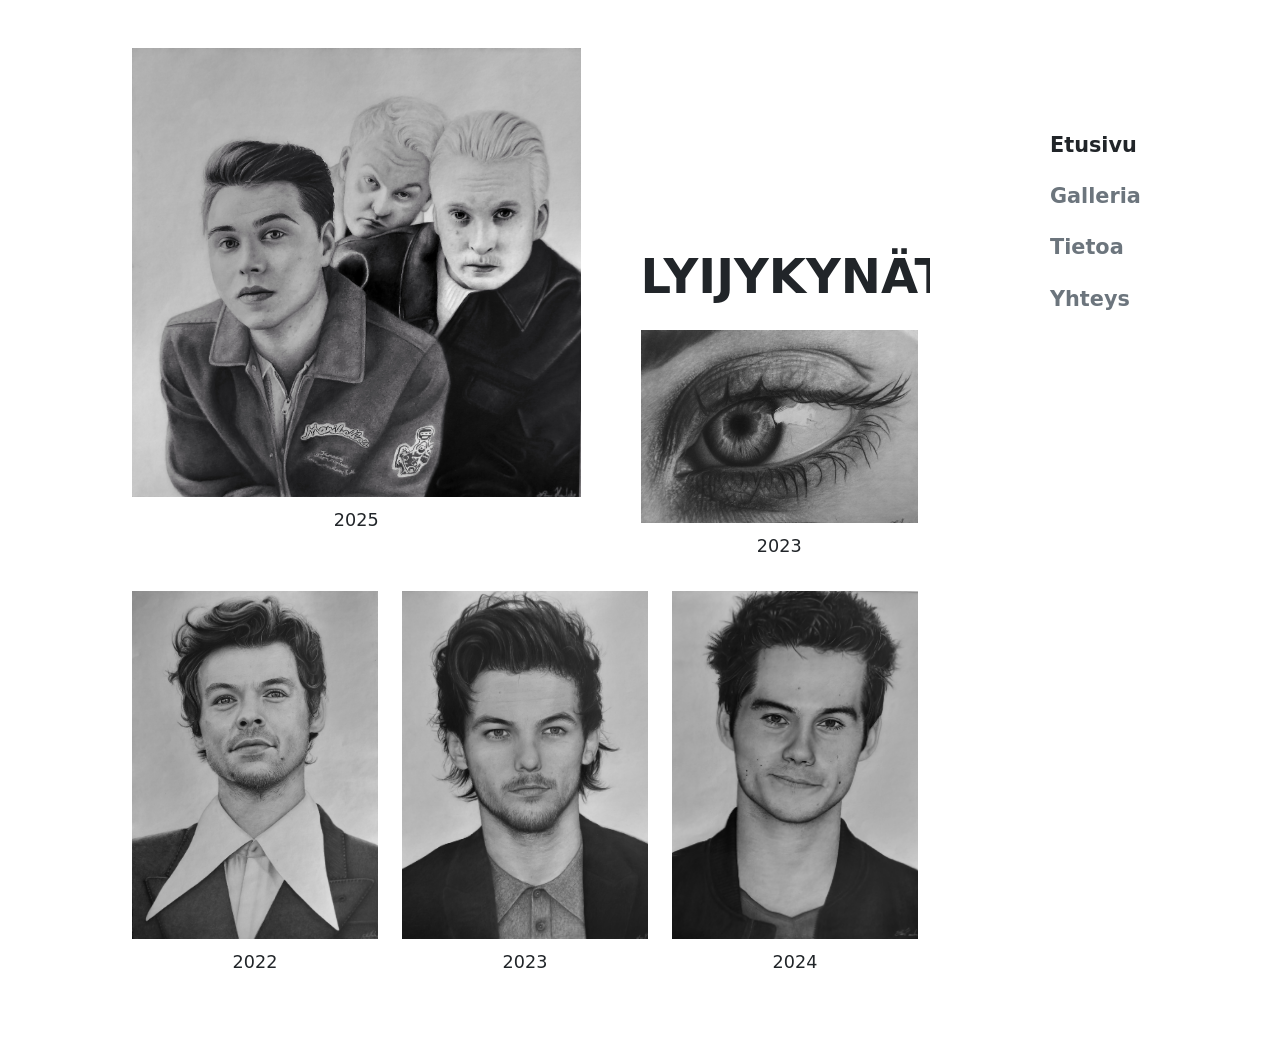
<file: index.html>
<!DOCTYPE html>
<html lang="fi">
<head>
<meta charset="UTF-8" />
<meta name="viewport" content="width=device-width, initial-scale=1.0" />
<title>Lyijykynätöitä</title>
<link href="https://cdn.jsdelivr.net/npm/bootstrap@5.3.3/dist/css/bootstrap.min.css" rel="stylesheet">

<style>
:root {
    --nav-width: 350px;
}

.img-a4-vertical { aspect-ratio: 1 / 1.414; object-fit: cover; }
.img-a4-horizontal { aspect-ratio: 1.414 / 1; object-fit: cover; }
.img-square { aspect-ratio: 1 / 1; object-fit: cover; }
.year { text-align: center; margin-top: 10px; font-size: 1.1rem; }
img { border-radius: 0 !important; }

/* 🖥 DESKTOP */
@media (min-width: 992px) {
    body { padding-left: 20px !important; }

    .custom-container {
        max-width: calc(100% - var(--nav-width) - 100px) !important;
        margin-right: var(--nav-width);
        padding-top: 120px;
    }

    .sidebar-column {
        display: flex;
        flex-direction: column;
        justify-content: space-between;
        height: 100%;
        padding-top: 200px;
    }

    .fixed-right-nav {
        position: fixed;
        right: 0;
        top: 0;
        width: var(--nav-width);
        height: 100vh;
        padding-top: 120px;
        padding-left: 120px;
        background-color: white;
        z-index: 1000;
    }

    .fixed-right-nav .nav-link {
        font-size: 1.3rem !important;
        font-weight: 700;
        padding: 10px 0 !important;
        transition: 0.3s;
    }

    .fixed-right-nav .nav-link:hover {
        color: #393433 !important;
    }
}

/* 📱 MOBILE SÄÄDÖT */
@media (max-width: 991px) {
    body {
        padding-top: 30px !important;
        
    }
    .custom-container { padding-top: 0; 
padding-right: 80px !important; 
        max-width: 100% !important;}
    
    .mobile-nav-fixed {
        position: fixed;
        top: 40px; 
        right: 20px;
        /* Lasketaan z-index arvoon 1000. 
           Bootstrapin offcanvas on 1045, joten se peittää napin. */
        z-index: 1000; 
    }

    /* Lisävarmistus: jos tausta muuttuu tummaksi (backdrop), piilotetaan nappi kokonaan */
    body.offcanvas-open .mobile-nav-fixed {
        visibility: hidden;
    }
}
</style>
</head>

<body class="bg-white">

<div class="mobile-nav-fixed d-lg-none">
    <button class="btn bg-white shadow-sm" type="button"
            data-bs-toggle="offcanvas" data-bs-target="#mobileMenu"
            style="border:none; background:transperent; box-shadow: none !important; padding:6px;">

        <span style="display:block; width:25px; height:2px; background:#333; margin:4px   0;"></span>
        <span style="display:block; width:25px; height:3px; background:#333; margin:4px 0;"></span>
        <span style="display:block; width:25px; height:3px; background:#333; margin:4px 0;"></span>

    </button>
</div>

<div class="container custom-container py-3 py-md-5">

    <div class="row align-items-stretch mb-2">

        <div class="col-12 col-lg-7 order-2 order-lg-1">
            <img src="kuumaa.png" alt="2025 työ" class="img-fluid w-100 img-square">
            <p class="year">2025</p>
        </div>

        <div class="col-12 col-lg-5 ps-lg-5 order-1 order-lg-2">
            <div class="sidebar-column">
                <h1 class="display-5 fw-bold text-center text-lg-center mb-4">LYIJYKYNÄTÖITÄ</h1>
                
                <div class="d-none d-lg-block pb-4 text-center">
                    <img src="silmakuva.jpg" alt="Silmä 2023" class="img-fluid w-100">
                    <p class="year mb-0">2023</p>
                </div>
            </div>
        </div>

    </div>

    <div class="row g-1 g-md-4 align-items-center">
        <div class="col-6 d-lg-none">
            <img src="silmakuva.jpg" alt="Silmä 2023" class="img-fluid img-a4-horizontal">
            <p class="year">2023</p>
        </div>
        <div class="col-6 col-lg-4">
            <img src="harrystyles.png" alt="2022" class="img-fluid img-a4-vertical">
            <p class="year">2022</p>
        </div>
        <div class="col-6 col-lg-4">
            <img src="louistomlinson.png" alt="2023" class="img-fluid img-a4-vertical">
            <p class="year">2023</p>
        </div>
        <div class="col-6 col-lg-4">
            <img src="dylan.png" alt="2024" class="img-fluid img-a4-vertical">
            <p class="year">2024</p>
        </div>
    </div>

</div>

<aside class="fixed-right-nav d-none d-lg-block">
    <nav class="nav flex-column text-start">
        <a class="nav-link text-dark fw-bold px-0" href="#">Etusivu</a>
        <a class="nav-link text-secondary px-0" href="#">Galleria</a>
        <a class="nav-link text-secondary px-0" href="#">Tietoa</a>
        <a class="nav-link text-secondary px-0" href="#">Yhteys</a>
    </nav>
</aside>

<div class="offcanvas offcanvas-end" tabindex="-1" id="mobileMenu">
    <div class="offcanvas-header border-bottom">
        <h5 class="offcanvas-title">Valikko</h5>
        <button type="button" class="btn-close" data-bs-dismiss="offcanvas"></button>
    </div>
    <div class="offcanvas-body">
        <nav class="nav flex-column gap-3">
            <a class="nav-link fs-4 text-dark" href="#">Etusivu</a>
            <a class="nav-link fs-4 text-dark" href="#">Galleria</a>
            <a class="nav-link fs-4 text-dark" href="#">Tietoa</a>
            <a class="nav-link fs-4 text-dark" href="#">Yhteys</a>
        </nav>
    </div>
</div>

<script src="https://cdn.jsdelivr.net/npm/bootstrap@5.3.3/dist/js/bootstrap.bundle.min.js"></script>
</body>
</html>
</file>
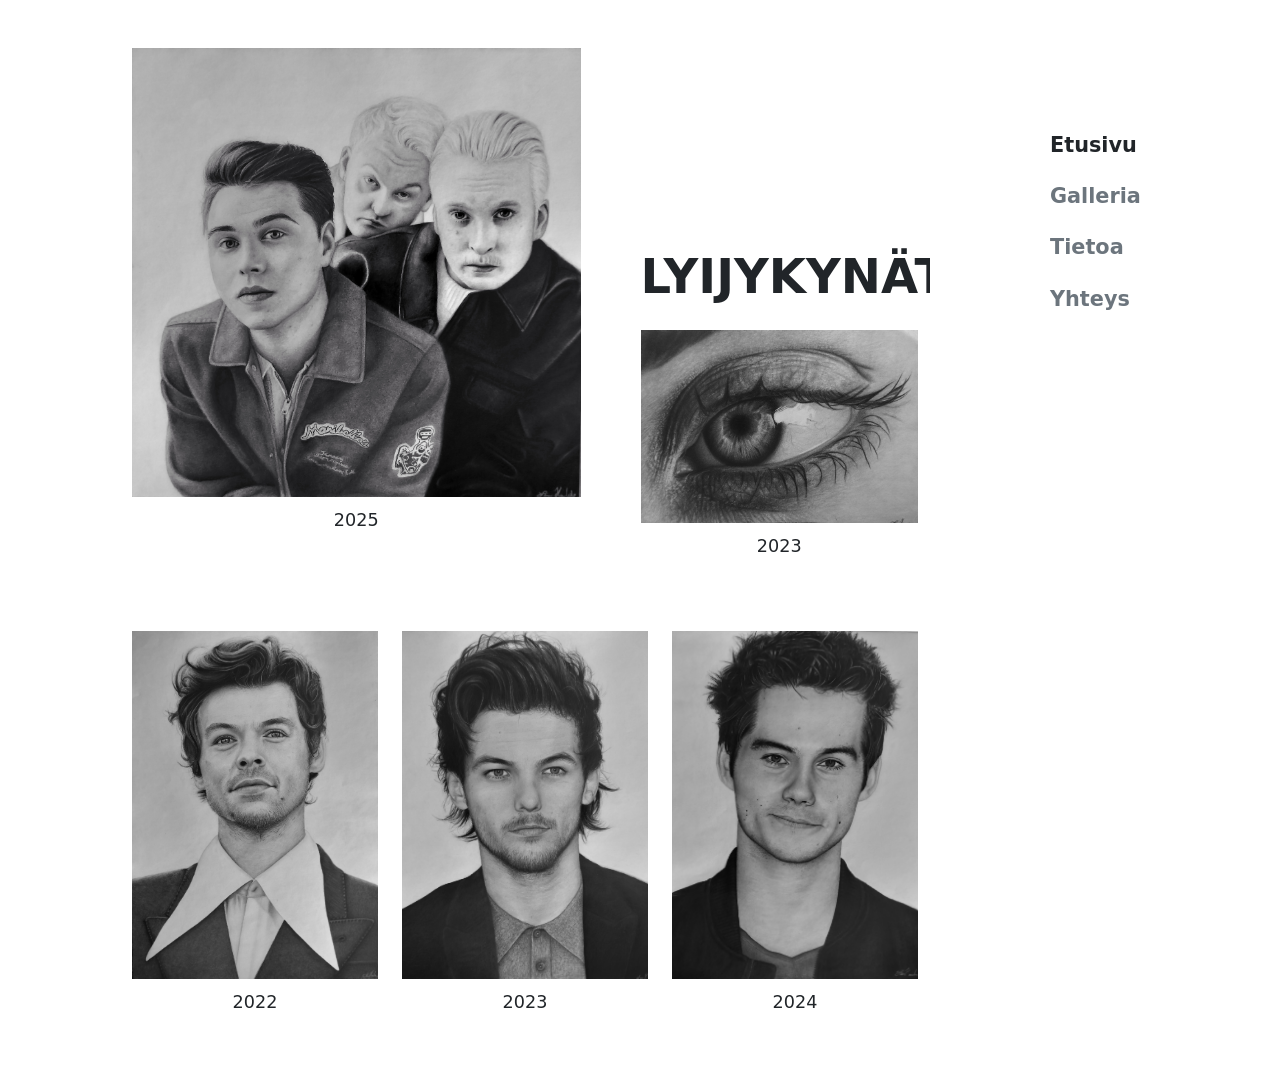
<file: bootstrap.html>
<!DOCTYPE html>
<html lang="fi">
<head>
<meta charset="UTF-8" />
<meta name="viewport" content="width=device-width, initial-scale=1.0" />
<title>Lyijykynätöitä</title>
<link href="https://cdn.jsdelivr.net/npm/bootstrap@5.3.3/dist/css/bootstrap.min.css" rel="stylesheet">

<style>
:root {
    --nav-width: 350px;
}

.img-a4-vertical { aspect-ratio: 1 / 1.414; object-fit: cover; }
.img-a4-horizontal { aspect-ratio: 1.414 / 1; object-fit: cover; }
.img-square { aspect-ratio: 1 / 1; object-fit: cover; }
.year { text-align: center; margin-top: 10px; font-size: 1.1rem; }
img { border-radius: 0 !important; }

/* 🖥 DESKTOP */
@media (min-width: 992px) {
    body { padding-left: 20px !important; }

    .custom-container {
        max-width: calc(100% - var(--nav-width) - 100px) !important;
        margin-right: var(--nav-width);
        padding-top: 120px;
    }

    .sidebar-column {
        display: flex;
        flex-direction: column;
        justify-content: space-between;
        height: 100%;
        padding-top: 200px;
    }

    .fixed-right-nav {
        position: fixed;
        right: 0;
        top: 0;
        width: var(--nav-width);
        height: 100vh;
        padding-top: 120px;
        padding-left: 120px;
        background-color: white;
        z-index: 1000;
    }

    .fixed-right-nav .nav-link {
        font-size: 1.3rem !important;
        font-weight: 700;
        padding: 10px 0 !important;
        transition: 0.3s;
    }

    .fixed-right-nav .nav-link:hover {
        color: #393433 !important;
    }
}

/* 📱 MOBILE SÄÄDÖT */
@media (max-width: 991px) {
    body {
        padding-top: 30px !important;
    }
    .custom-container { padding-top: 0; }
    
    .mobile-nav-fixed {
        position: fixed;
        top: 40px; 
        right: 20px;
        /* Lasketaan z-index arvoon 1000. 
           Bootstrapin offcanvas on 1045, joten se peittää napin. */
        z-index: 1000; 
    }

    /* Lisävarmistus: jos tausta muuttuu tummaksi (backdrop), piilotetaan nappi kokonaan */
    body.offcanvas-open .mobile-nav-fixed {
        visibility: hidden;
    }
}
</style>
</head>

<body class="bg-white">

<div class="mobile-nav-fixed d-lg-none">
    <button class="btn bg-white shadow-sm" type="button"
            data-bs-toggle="offcanvas" data-bs-target="#mobileMenu"
            style="border:1px solid #ddd; padding:10px;">
        <span style="display:block; width:25px; height:3px; background:#333; margin:4px 0;"></span>
        <span style="display:block; width:25px; height:3px; background:#333; margin:4px 0;"></span>
        <span style="display:block; width:25px; height:3px; background:#333; margin:4px 0;"></span>
    </button>
</div>

<div class="container custom-container py-3 py-md-5">

    <div class="row align-items-stretch mb-5">

        <div class="col-12 col-lg-7 order-2 order-lg-1">
            <img src="kuumaa.png" alt="2025 työ" class="img-fluid w-100 img-square">
            <p class="year">2025</p>
        </div>

        <div class="col-12 col-lg-5 ps-lg-5 order-1 order-lg-2">
            <div class="sidebar-column">
                <h1 class="display-5 fw-bold text-center text-lg-center mb-4">LYIJYKYNÄTÖITÄ</h1>
                
                <div class="d-none d-lg-block pb-4 text-center">
                    <img src="silmakuva.jpg" alt="Silmä 2023" class="img-fluid w-100">
                    <p class="year mb-0">2023</p>
                </div>
            </div>
        </div>

    </div>

    <div class="row g-3 g-md-4 align-items-center">
        <div class="col-6 d-lg-none">
            <img src="silmakuva.jpg" alt="Silmä 2023" class="img-fluid img-a4-horizontal">
            <p class="year">2023</p>
        </div>
        <div class="col-6 col-lg-4">
            <img src="harrystyles.png" alt="2022" class="img-fluid img-a4-vertical">
            <p class="year">2022</p>
        </div>
        <div class="col-6 col-lg-4">
            <img src="louistomlinson.png" alt="2023" class="img-fluid img-a4-vertical">
            <p class="year">2023</p>
        </div>
        <div class="col-6 col-lg-4">
            <img src="dylan.png" alt="2024" class="img-fluid img-a4-vertical">
            <p class="year">2024</p>
        </div>
    </div>

</div>

<aside class="fixed-right-nav d-none d-lg-block">
    <nav class="nav flex-column text-start">
        <a class="nav-link text-dark fw-bold px-0" href="#">Etusivu</a>
        <a class="nav-link text-secondary px-0" href="#">Galleria</a>
        <a class="nav-link text-secondary px-0" href="#">Tietoa</a>
        <a class="nav-link text-secondary px-0" href="#">Yhteys</a>
    </nav>
</aside>

<div class="offcanvas offcanvas-end" tabindex="-1" id="mobileMenu">
    <div class="offcanvas-header border-bottom">
        <h5 class="offcanvas-title">Valikko</h5>
        <button type="button" class="btn-close" data-bs-dismiss="offcanvas"></button>
    </div>
    <div class="offcanvas-body">
        <nav class="nav flex-column gap-3">
            <a class="nav-link fs-4 text-dark" href="#">Etusivu</a>
            <a class="nav-link fs-4 text-dark" href="#">Galleria</a>
            <a class="nav-link fs-4 text-dark" href="#">Tietoa</a>
            <a class="nav-link fs-4 text-dark" href="#">Yhteys</a>
        </nav>
    </div>
</div>

<script src="https://cdn.jsdelivr.net/npm/bootstrap@5.3.3/dist/js/bootstrap.bundle.min.js"></script>
</body>
</html>
</file>
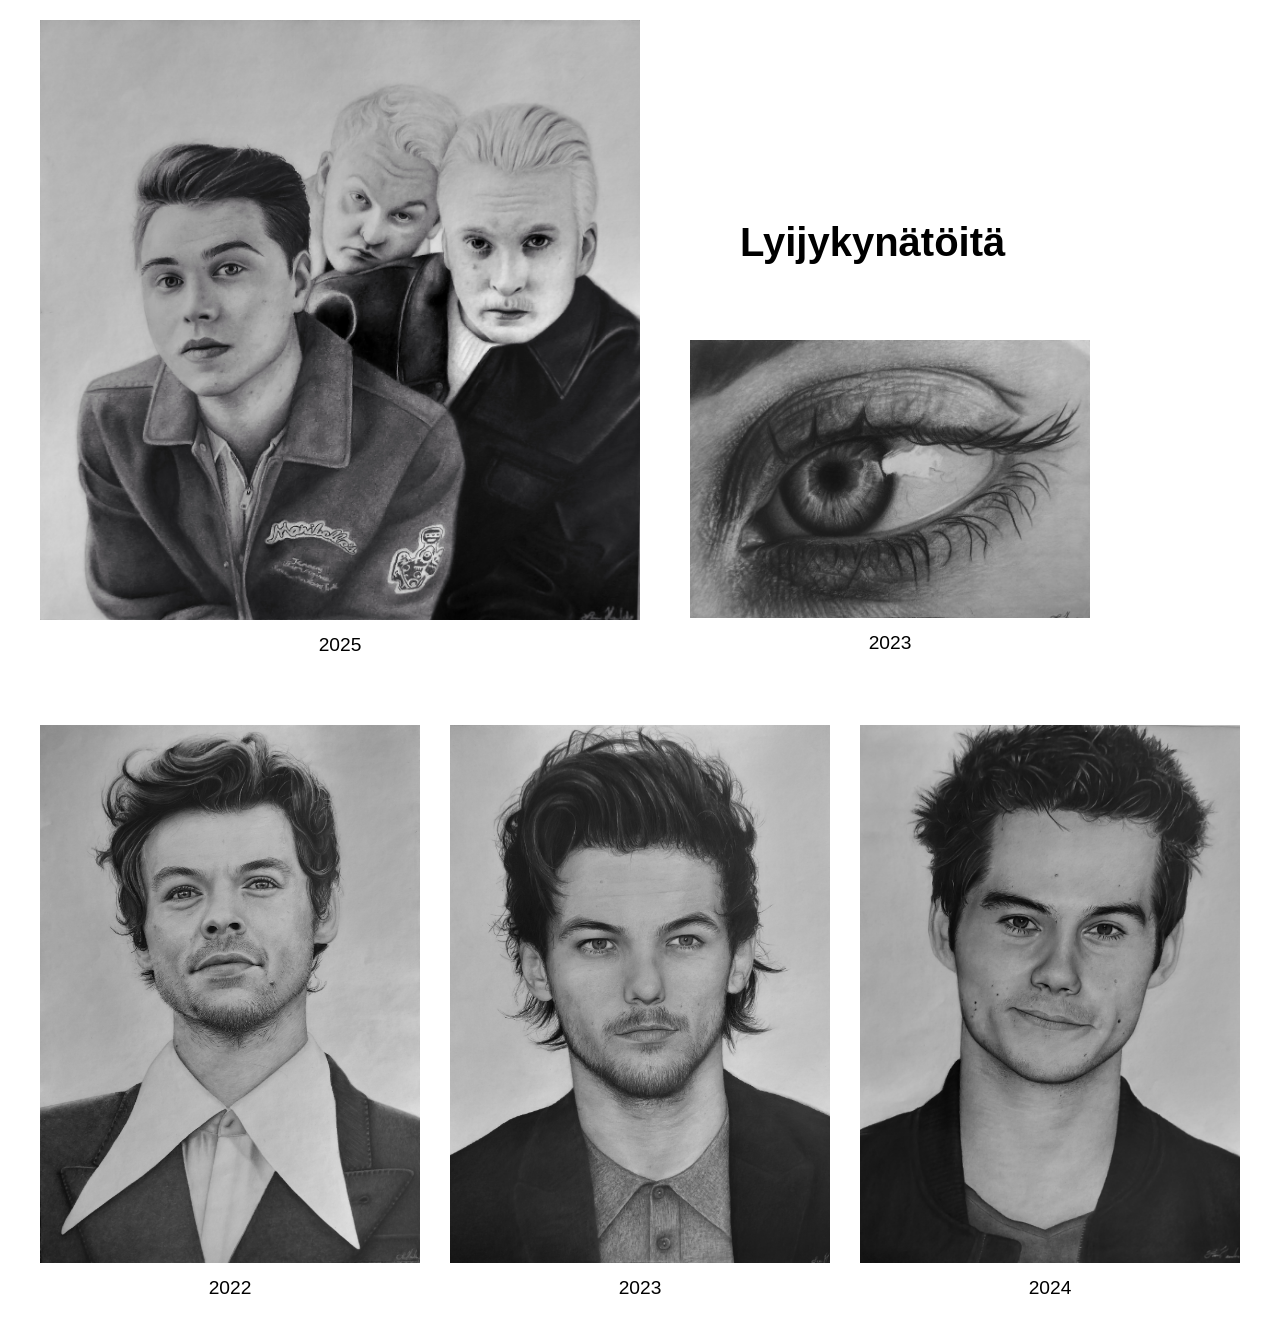
<file: testi3.html>
<!DOCTYPE html>
<html lang="fi">
<head>
    <meta charset="UTF-8">
    <meta name="viewport" content="width=device-width, initial-scale=1.0">
    <title>Lyijykynätöitä</title>
    <link rel="stylesheet" href="testi3style.css">
</head>
<body>

    <div class="main-wrapper">
        <div class="top-section">
            <div class="big-img-container">
                <img src="kuumaa.png" alt="2025 työ" class="big-image">
                <p class="year">2025</p>
            </div>

            <div class="sidebar">
                <h1>Lyijykynätöitä</h1>
                <div class="eye-container desktop-only">
                    <img src="silmakuva.jpg" alt="Silmä 2023" class="eye-image">
                    <p class="year">2023</p>
                </div>
            </div>
        </div>

        <div class="bottom-grid">
            <div class="grid-item mobile-only">
                <img src="silmakuva.jpg" alt="Silmä 2023">
                <p class="year">2023</p>
            </div>
            
            <div class="grid-item">
                <img src="harrystyles.png" alt="2022">
                <p class="year">2022</p>
            </div>
            <div class="grid-item">
                <img src="louistomlinson.png" alt="2023">
                <p class="year">2023</p>
            </div>
            <div class="grid-item">
                <img src="dylan.png" alt="2024">
                <p class="year">2024</p>
            </div>
        </div>
    </div>

</body>
</html>
</file>
<file: testi3style.css>
/* --- YLEISET --- */
body {
    font-family: Arial, sans-serif;
    margin: 0;
    padding: 20px;
    background-color: #fff;
    display: flex;
    justify-content: center;
}

.main-wrapper {
    max-width: 1200px;
    width: 100%;
}

.year {
    text-align: center;
    margin-top: 10px;
    font-size: 1.2rem;
}

/* Oletusarvot näkyvyydelle */
.mobile-only { display: none !important; }
.desktop-only { display: block !important; }

/* --- TIETOKONENÄKYMÄ (Yli 768px) --- */
@media (min-width: 769px) {
    .top-section {
        display: flex;
        gap: 50px;
        align-items: flex-start;
        margin-bottom: 50px;
    }

    .big-image {
        width: 600px;
        height: 600px;
        object-fit: cover;
    }

    .sidebar {
        display: flex;
        flex-direction: column;
        gap: 30px;
    }

    .sidebar h1 {
        font-size: 2.5rem;
        margin: 0;
        padding-top: 200px;
        padding-left: 50px;
    }

    .eye-image {
        width: 400px;
        height: auto;
        padding-top: 45px;
    }

    .bottom-grid {
        display: grid;
        grid-template-columns: repeat(3, 1fr);
        gap: 30px;
    }

    .bottom-grid img {
        width: 100%;
        height: auto;
        object-fit: cover;
        aspect-ratio: 1 / 1.414; /* A4 pysty */
    }
}

/* --- MOBIILINÄKYMÄ (768px tai alle) --- */
@media (max-width: 768px) {
    .desktop-only { display: none !important; }
    .mobile-only { display: block !important; }

    .top-section {
        display: flex;
        flex-direction: column; /* Pakottaa sisällön allekkain */
    }

    .sidebar {
        order: -1; /* Nostaa koko sidebarin (otsikon) ylimmäksi */
        display: flex;
        flex-direction: column;
    }

    .sidebar h1 {
        text-align: center;
        margin: 20px 0 25px 0;
        padding: 0; /* Poistetaan tietokoneen paddingit */
        font-size: 2rem;
    }

    .big-image {
        width: 100%;
        height: auto;
        aspect-ratio: 1/1; 
        object-fit: cover;
    }

    .bottom-grid {
        display: grid;
        grid-template-columns: 1fr 1fr;
        gap: 15px;
        margin-top: 30px;
        align-items: center; /* Keskittää matalamman silmän Harryn viereen */
    }

    .grid-item {
        display: flex;
        flex-direction: column;
    }

    .grid-item img {
        width: 100%;
        height: auto;
        object-fit: cover;
        border-radius: 4px;
    }

    /* Pystykuvat: Harry, Louis, Dylan (A4-pysty) */
    .grid-item:not(.mobile-only) img {
        aspect-ratio: 1 / 1.414; 
    }

    /* Vaakakuva: Silmä (A4-vaaka) */
    .grid-item.mobile-only img {
        aspect-ratio: 1.414 / 1;
    }
}
</file>
